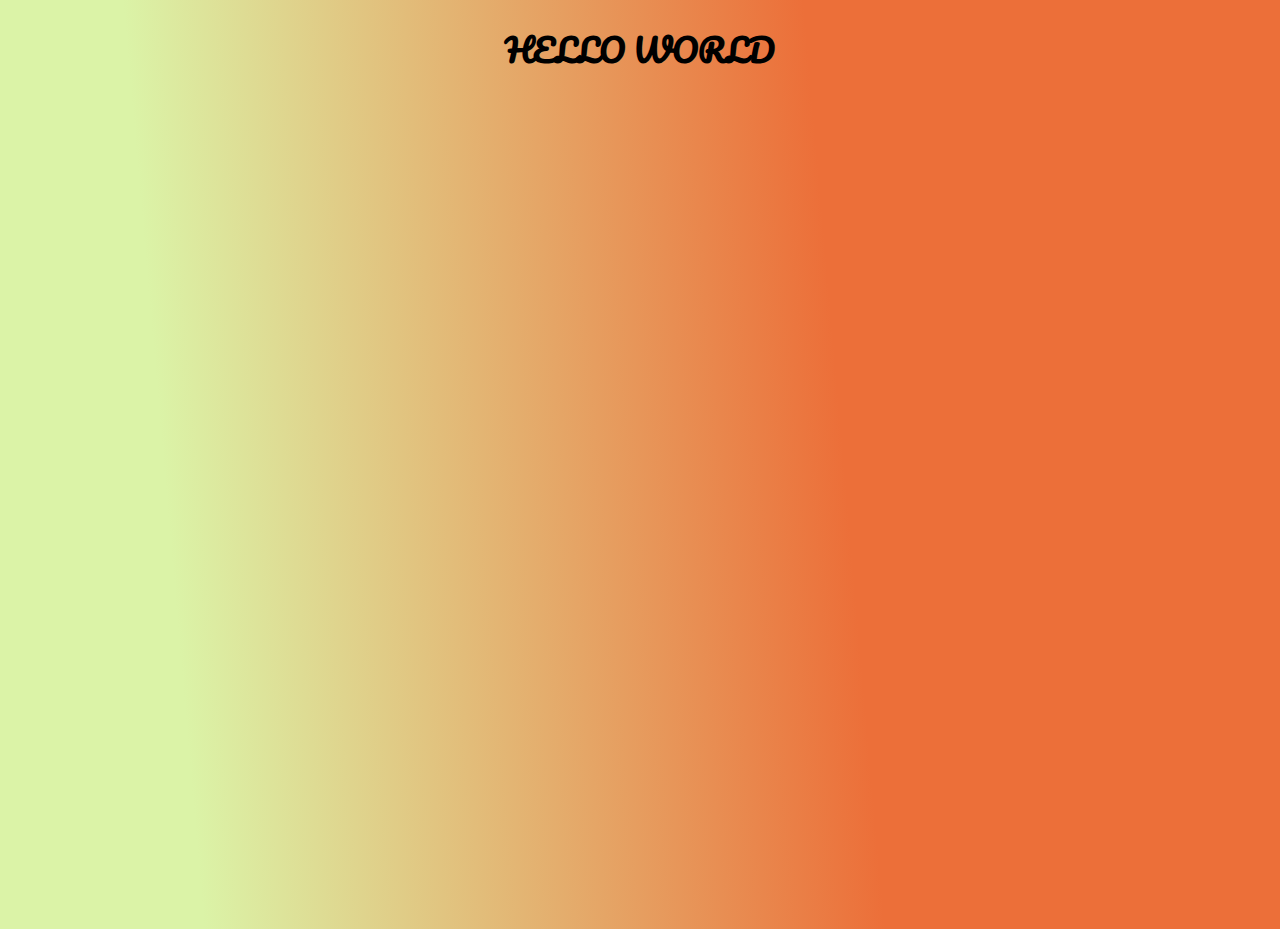
<file: CSS/CODE/index.html>
<!DOCTYPE html>
<html lang="en">
<head>
    <meta charset="UTF-8">
    <meta name="viewport" content="width=device-width, initial-scale=1.0">
    <title>Document</title>
    <link rel="stylesheet" href="style.css">
    <!-- <style>
        body
        {
            background-color:antiquewhite
        }
        h1
        {
            background-color:green;
            color: white;
        }
    </style>   -->
</head>
<body>
    <h1>HELLO WORLD</h1>
    <!-- <h1 style="background-color: black; color: white;">Hello Everyone</h1> -->
     <!-- <div id="myDiv">
        <p id="para">lorem</p>
     </div>
    <h1 class="bujji">Hi</h1>
    <h1 style="background-color: red;">Hi</h1>
    <h1 class="bujji">Hi</h1>
    <h1 id="fourthHeading">Hi</h1> -->
    <!-- create h1 and give bgcolor-black and color-white using inline CSS-->
</body>
</html>
</file>
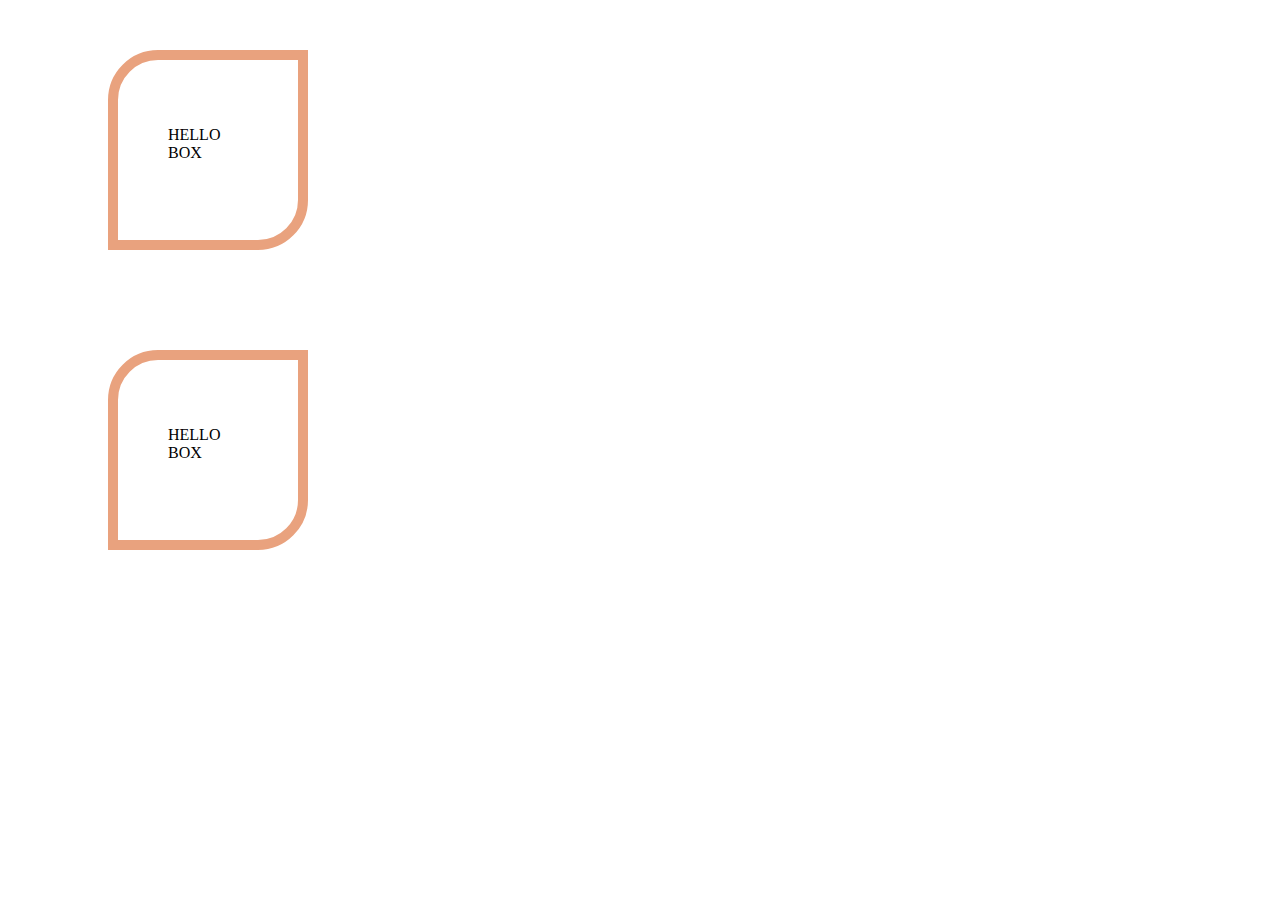
<file: CSS/CODE/Box model/index.html>
<!DOCTYPE html>
<html lang="en">
<head>
    <meta charset="UTF-8">
    <meta name="viewport" content="width=device-width, initial-scale=1.0">
    <title>Box Model</title>
    <link rel="stylesheet" href="./style.css">
</head>
<body>
    <div class="myDiv">
        <p>HELLO BOX</p>
    </div>
     <div class="myDiv">
        <p>HELLO BOX</p>
    </div>
</body>
</html>
</file>
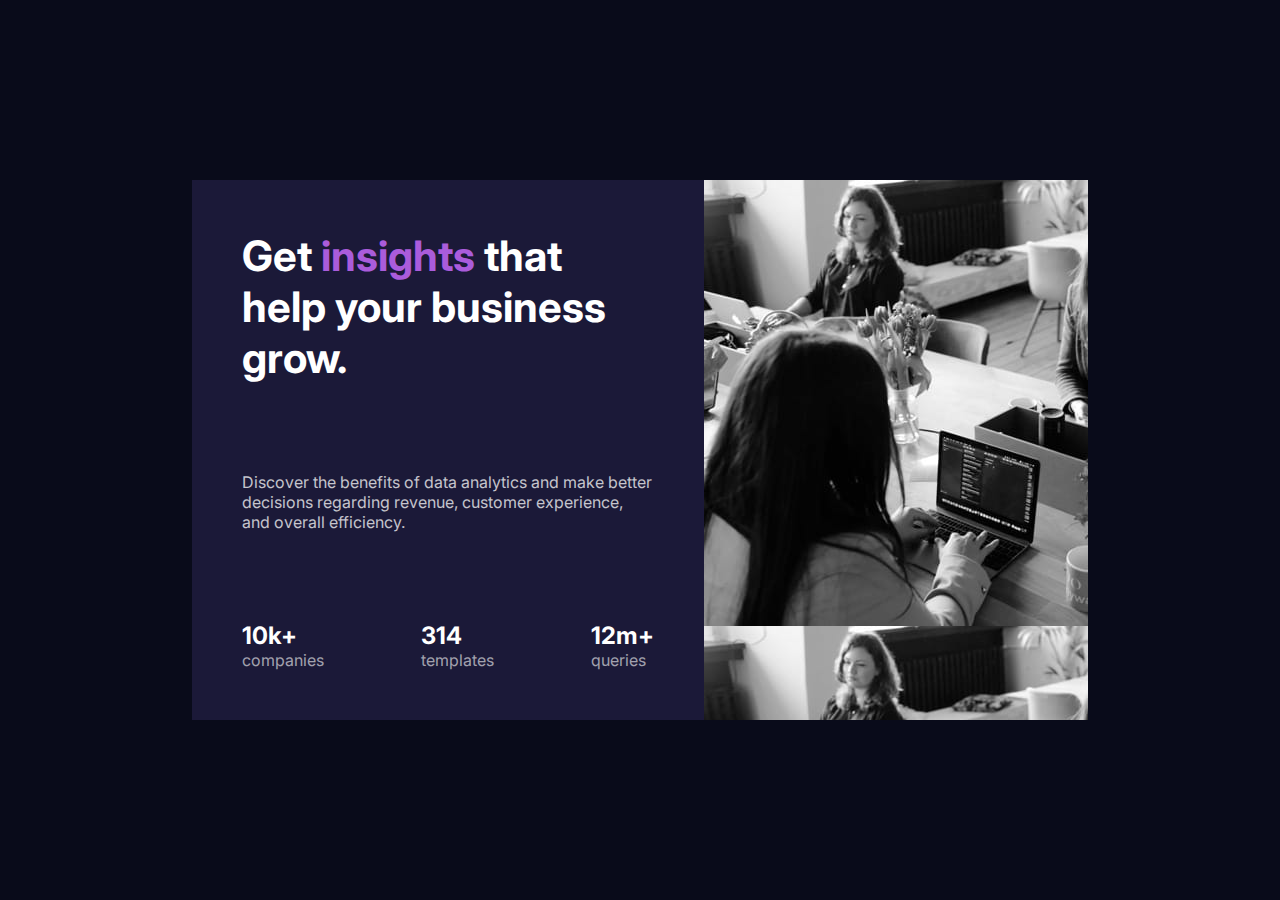
<file: CSS/PROJECTS/FRONTENDMENTOR/index.html>
<!DOCTYPE html>
<html lang="en">
<head>
  <meta charset="UTF-8">
  <meta name="viewport" content="width=device-width, initial-scale=1.0"> 
  <title>Frontend Mentor | Stats preview card component</title>
   <link rel="stylesheet" href="style.css">
 
</head>
<body>
  <div class="mainDiv">
    <div class="leftDiv">
      <h1 class="heading">Get <span class="headingSpan">insights</span> that help your business grow.</h1>
      <p class="content"> Discover the benefits of data analytics and make better decisions regarding revenue, customer 
  experience, and overall efficiency.</p>
      <div class="stats">
        <div class="stat">
          <h2>10k+</h2>
          <p>companies</p>
        </div>
        <div class="stat">
          <h2>314</h2>
          <p>templates</p>
        </div>
        <div class="stat">
          <h2>12m+</h2>
          <p>queries</p>
        </div>
      </div>
    </div>
    <div class="rightDiv">
     
    </div>
  </div>
</body>
</html>
</file>
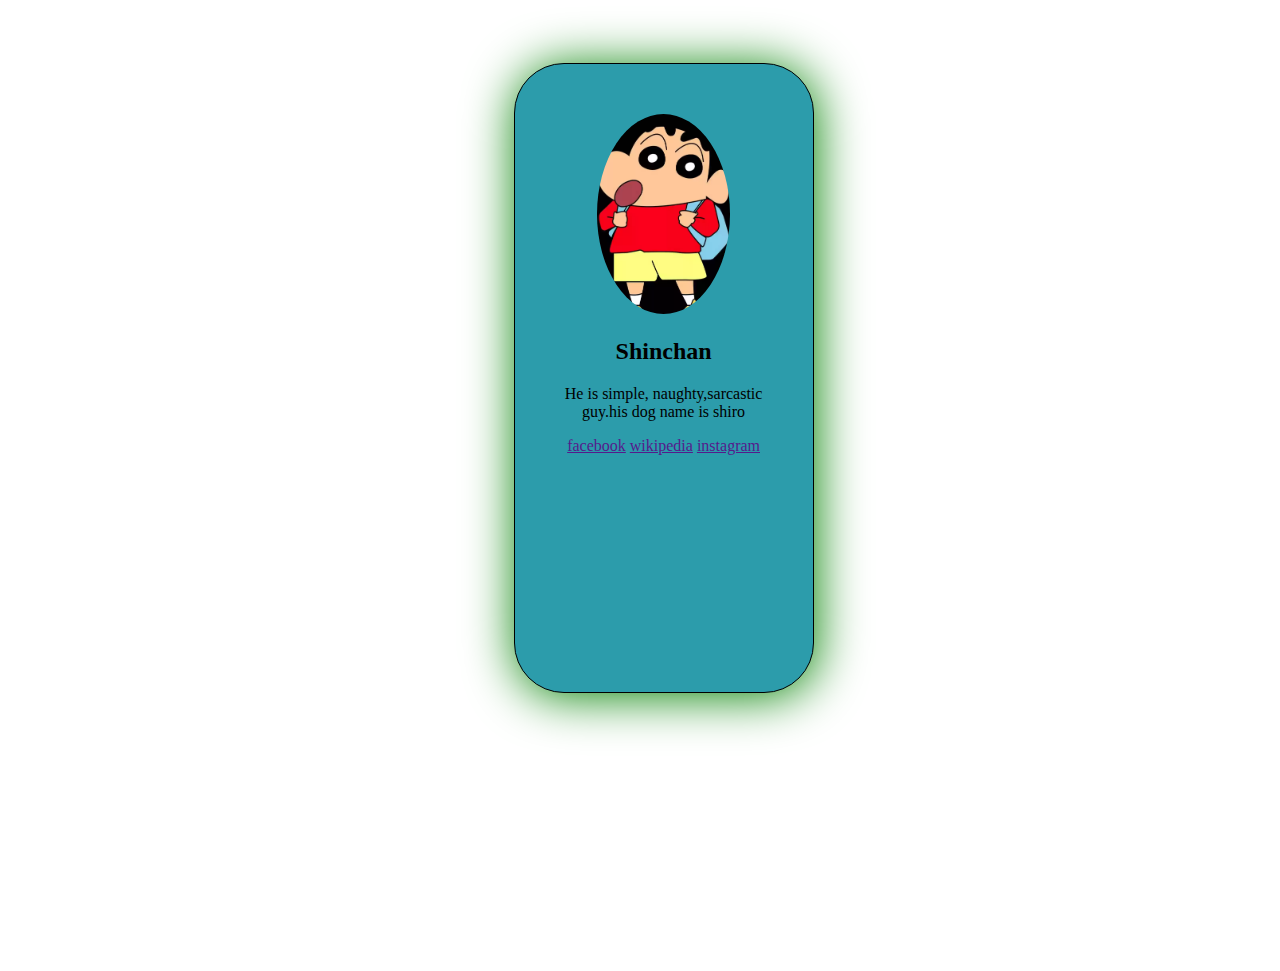
<file: CSS/PROJECTS/PROFILE CARD/index.html>
<!DOCTYPE html>
<html lang="en">
<head>
    <meta charset="UTF-8">
    <meta name="viewport" content="width=device-width, initial-scale=1.0">
    <title>Document</title>
    <link rel="stylesheet" href="style.css">
</head>
<body>
    <div id="profile">
        <img src="./shinchan.webp" alt="shinchan">
        <h2>Shinchan</h2>
        <p>He is simple, naughty,sarcastic guy.his dog name is shiro</p>
        <div class="links">
            <a href="">facebook</a>
            <a href="">wikipedia</a>
            <a href="">instagram</a>
        </div>
    </div>
</body>
</html>
</file>
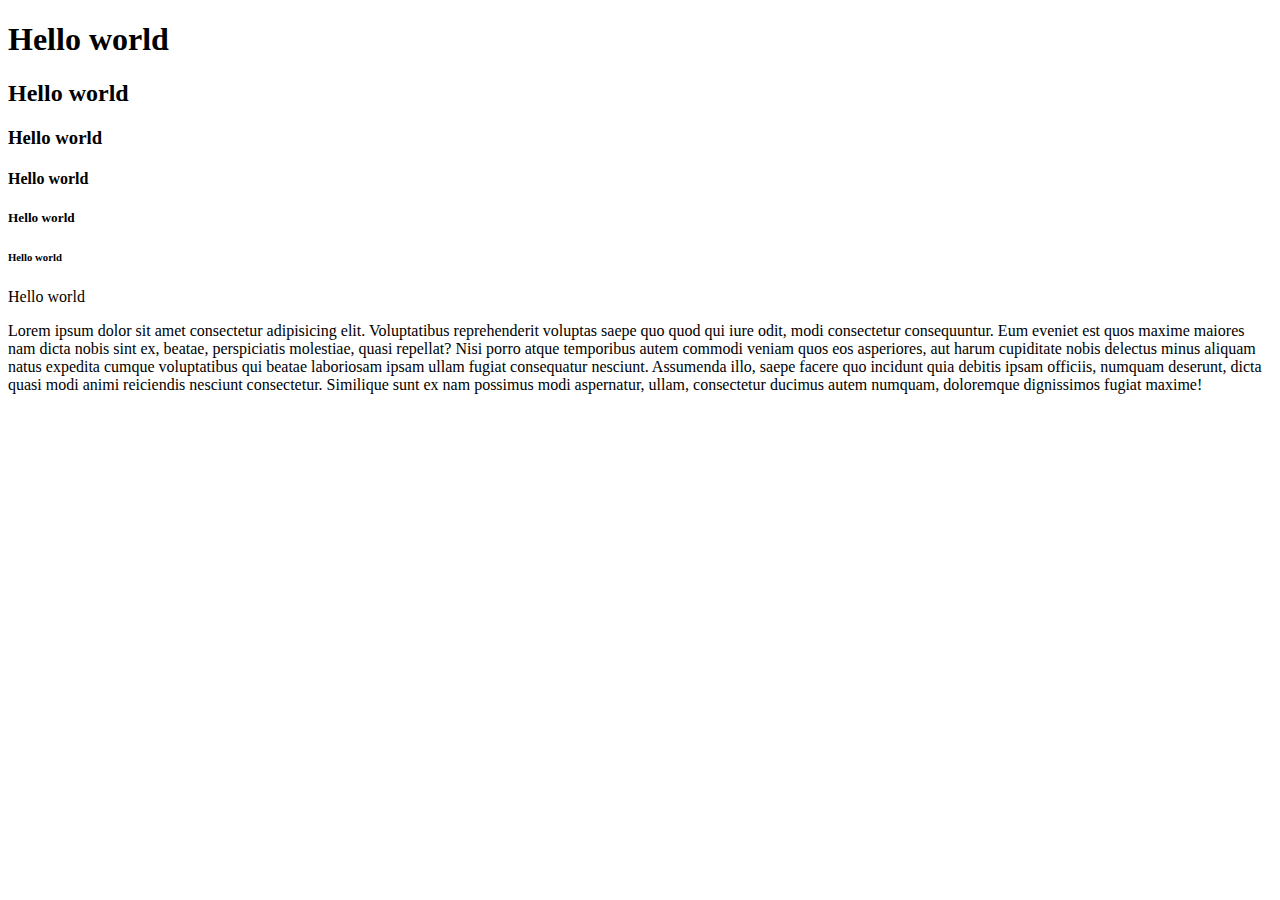
<file: HTML/CODE/1 st index.html>
<!--  This code is for the bahubali    -->
<!DOCTYPE html> <!-- This line tells to the browser that following document is HTML code-->
<html lang="en"><!-- HTML open tag with attribute lang and value en-->
<head><!-- head opening tag-->
    <meta charset="UTF-8"> <!-- uses character set of UTF -8 -->
    <meta name="viewport" content="width=device-width, initial-scale=1.0">
    <!-- this line tells web page width = device width and initially 100% zoom-->
    <title>Document</title><!-- title of the web page-->
</head>
<body>
    <!-- actual content-->
     <h1>Hello world</h1>
     <h2>Hello world</h2>
     <h3>Hello world</h3>
     <h4>Hello world</h4>
     <h5>Hello world</h5>
     <h6>Hello world</h6>
     <p>Hello world</p>
     <p>Lorem ipsum dolor sit amet consectetur adipisicing elit. Voluptatibus reprehenderit voluptas saepe quo quod qui iure odit, modi consectetur consequuntur. Eum eveniet est quos maxime maiores nam dicta nobis sint ex, beatae, perspiciatis molestiae, quasi repellat? Nisi porro atque temporibus autem commodi veniam quos eos asperiores, aut harum cupiditate nobis delectus minus aliquam natus expedita cumque voluptatibus qui beatae laboriosam ipsam ullam fugiat consequatur nesciunt. Assumenda illo, saepe facere quo incidunt quia debitis ipsam officiis, numquam deserunt, dicta quasi modi animi reiciendis nesciunt consectetur. Similique sunt ex nam possimus modi aspernatur, ullam, consectetur ducimus autem numquam, doloremque dignissimos fugiat maxime!</p>
</body>
</html>
</file>
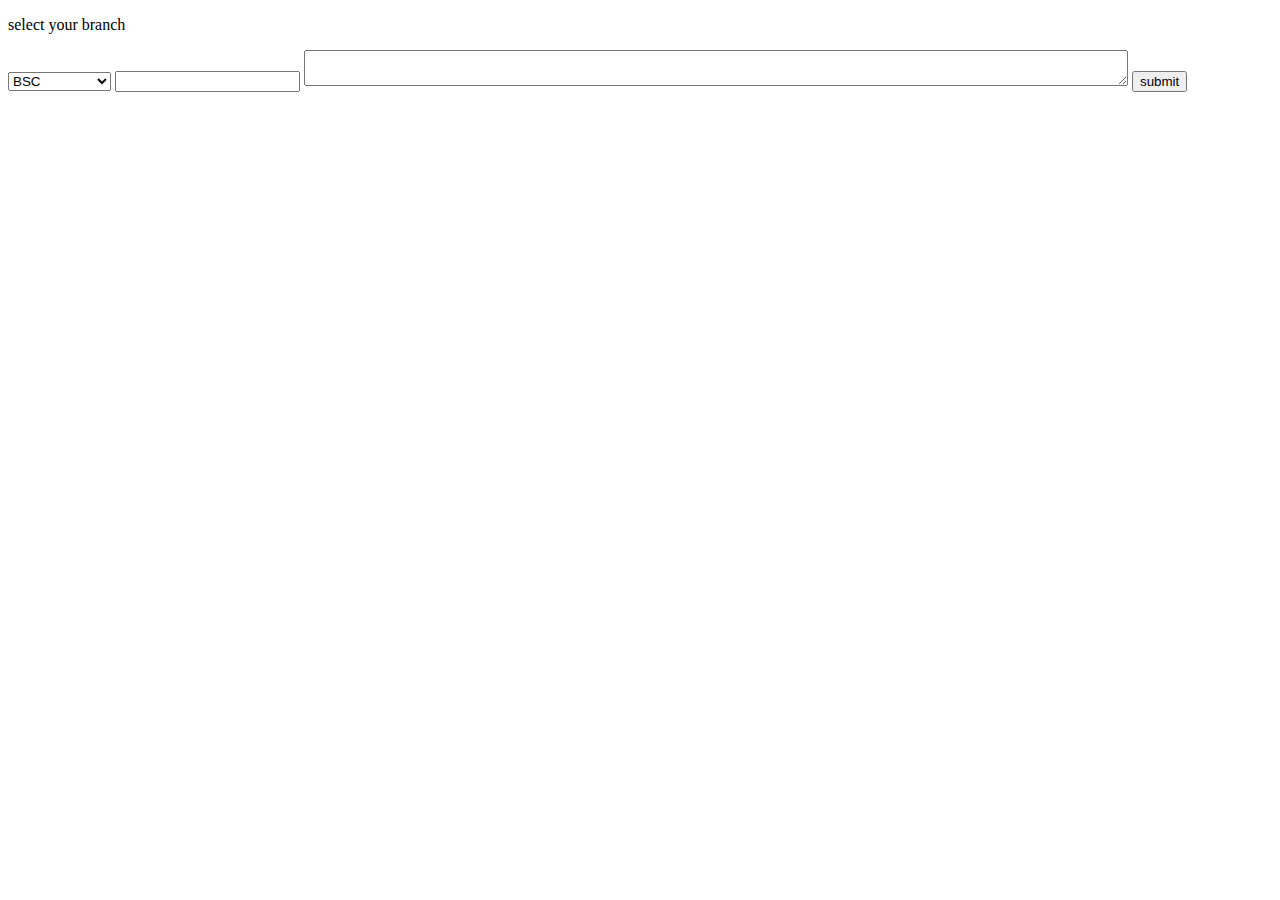
<file: HTML/CODE/forms.html>
<!DOCTYPE html>
<html lang="en">

  <head>
    <meta charset="UTF-8">
    <meta name="viewport" content="width=device-width, initial-scale=1.0">
    <title>Forms</title>
    <link rel="shortcut icon" href="favicon.ico" type="image/x-icon">
  </head>

  <body>
    <form action="./main.java" method="get">
      <!-- <div class="input">
         <label for="na">Fullname:</label>
         <input type="text" placeholder="enter name" id="na" name="na">
       </div><br>
       <div class="input">
        <label for="em">Email:</label>
        <input type="email" id="em" name="em">
       </div><br>
       <div class="input">
        <label for="pwd">password:</label>
        <input type="password" id="pwd" name="pwd">
       </div> <br>
       <div class="input">
        <label for="age">Age:</label>
         <input type="number"> 
       </div><br>
       <div class="input">
        <label for="dob">Date of birth:</label>
        <input type="date">
       </div><br>
       <input type="color">
       <input type="time">
       <input type="datetime-local">
       <input type="file">
       <input type="hidden" name="secret" value="it's a secret">
       <input type="week">
       <input type="url">
       <input type="tel">
       <input type="range" name="" id="">
       <input type="submit" value="submit">
       <input type="reset" value="reset"> -->
      <!-- <input type="radio" name="gen" id="m" value="Male">
       <label for="m">Male:</label>  
         <input type="radio" name="gen" id="f" value="FeMale">
        <label for="f">Female:</label>
       <button>submit</button> -->
      <!-- <h1>what are the languages you know?</h1>
      <input type="checkbox" name="answer" id="en" value="english" checked> 
      <label for="en">English</label>
      <input type="checkbox" name="answer" id="hi" value="hindi"> <label for="hi">Hindi</label>
      <input type="checkbox" name="answer" id="tm" value="tamil"> <label for="tm">tamil</label>
      <input type="checkbox" name="answer" id="te" value="telugu"> <label for="te">Telugu</label>
      <input type="checkbox" name="answer" id="ko" value="korean"> <label for="kor">Korean</label> -->
     <p>select your branch</p>
      <select name="branch">
        <optgroup label="Degree">
           <option value="bsc">BSC</option>
      <option value="bba">BBA</option>
      <option value="bca">BCA</option>
      <option value="bcom">Bcom</option>
        </optgroup>
        <optgroup label="ENGG">

       <option value="cse">CSE</option>
       <option value="ece">ECE</option>
       <option value="mech">Mech</option>
       <option value="civil">CIVIL</option>
       <option value="aiml">AIML</option>
       <option value="automobile">automobile</option>
        </optgroup>
     

      </select>
      <input type="text" list="countries">
      <datalist id="countries">
        <option value="india">India</option>
       <option value="Indonasia">Indonasia</option>
      <option value="Japan">Japan</option>
        <option value="Korean">Korean</option>
        <option value="USA">USA</option>
      </datalist>
      <textarea name="" id="" cols="100"></textarea>
      <button type="submit">submit</button>
    </form>
  </body>

</html>
</file>
<file: CSS/CODE/style.css>
@import url('https://fonts.googleapis.com/css2?family=Pacifico&display=swap');
        body
        {
            /* background-color:hsla(0, 62%, 40%,0.9);*/
            /* background: radial-gradient(orange,white,green,orange,white,green,orange,white,green,orange,white,green,orange,white,green); */
background:linear-gradient(85deg, rgb(219, 243, 167) 15%, rgb(236, 111, 57) 65%);
 font-family: "Pacifico", serif;
  font-weight: 400;
  font-style: normal;
            height: 100vh; 
        }
h1{
    text-align: center;
}















        /* h1
        {
            background-color: black !important;
            color: white;
        }
.bujji{
    background-color: yellowgreen;
}
#fourthHeading{
    background-color: red;
}
#myDiv
{
    background-color: black;
    color: white;
    /* height:100px;
    width: 500px; */
    /* height: 50vh;
    width: 50vw; */
    /* height: 50%;
    width: 50%;
    font-size: 32px;
}

#para{
    color: black;
    height: 3em;
    background-color: white;
}




 */
</file>
<file: CSS/CODE/Box model/style.css>
.myDiv{
    height: 200px;
    width: 200px;
    box-sizing: border-box;
      border:10px solid rgb(233, 162, 126);
      border-top-left-radius: 50px;
      border-bottom-right-radius: 50px;
  padding: 50px; /*box inside */
  margin: 50px 20px 100px 100px;
      /*padding:50px 20px 100px 200px;*/
      /* padding-left:-20px; */
  }
</file>
<file: CSS/PROJECTS/FRONTENDMENTOR/style.css>
@import url('https://fonts.googleapis.com/css2?family=Inter:ital,opsz,wght@0,14..32,100..900;1,14..32,100..900&display=swap');
@import url('https://fonts.googleapis.com/css2?family=Lexend+Deca:wght@100..900&display=swap');
* /* universal selector*/
{
margin: 0;
padding: 0;
box-sizing: border-box;
 font-family: "Inter", serif;
}
body{
    background-color: hsl(233, 47%, 7%);
    height: 100vh;
    display: flex;
    justify-content: center;
    align-items: center;
}
.mainDiv{
    display: flex;
    width: 70vw;
    background-color: hsl(244, 38%, 16%);
}
.leftDiv{
 padding: 50px;
 display: flex;
 flex-direction: column;
 justify-content: space-between;
}
.stats{
    display: flex;
    justify-content: space-between;
}
h1{
     color: white;
     font-size: 42px;
}
h2{
    color: white;
}
.headingSpan{
    color: hsl(277, 64%, 61%);
}
.content{
  color:hsla(0, 0%, 100%, 0.75)
}
.stat>p{
    color:hsla(0, 0%, 100%, 0.6)
}
.rightDiv{
   background-image: url('./images/image-header-desktop.jpg');
   width:100%;
   height: 60vh;
   background-color: hsl(277, 64%, 61%);
  
}
</file>
<file: CSS/PROJECTS/PROFILE CARD/style.css>
body{
    background-image: url('https://t3.ftcdn.net/jpg/05/58/60/72/360_F_558607298_B9OvR1MA57BY1SUcNxNqDUFqsWNosso1.jpg');
    background-repeat: no-repeat;
    background-position: center;
    background-size: cover;
    height: 100vh;
}
img{
    height: 200px;
    border-radius: 50%;
}
#profile{
  height: 70vh;
  width: 300px;
  background-color: rgb(44, 156, 171);
  border: 1px solid black;
  text-align: center;
  padding: 50px;
  box-sizing: border-box;
  border-radius: 50px;
  box-shadow: 2px 3px 50px green;
  margin:5% 40%;
}
</file>
